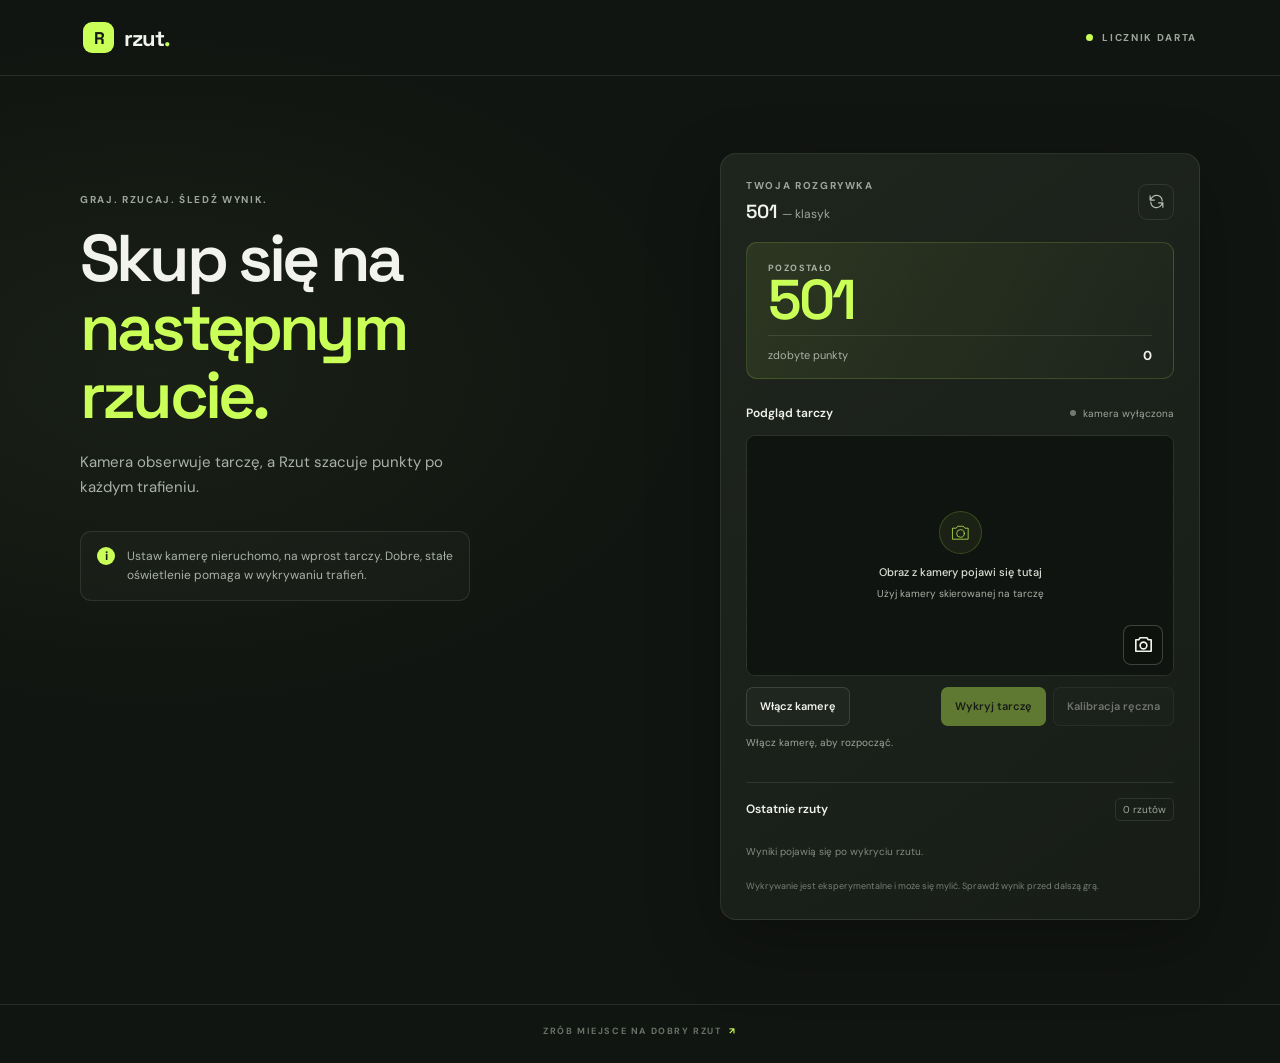
<file: index.html>
<!doctype html>
<html lang="pl">
<head>
  <meta charset="utf-8">
  <meta name="viewport" content="width=device-width, initial-scale=1">
  <meta name="theme-color" content="#111511">
  <title>Rzut — licznik darta</title>
  <link rel="stylesheet" href="style.css">
</head>
<body>
  <header class="topbar">
    <a class="brand" href="#" aria-label="Rzut — strona główna">
      <span class="brand-mark" aria-hidden="true">R</span>
      <span>rzut<span class="brand-dot">.</span></span>
    </a>
    <span class="topbar-note"><span class="status-dot"></span> LICZNIK DARTA</span>
  </header>

  <main class="layout">
    <section class="intro">
      <p class="eyebrow">GRAJ. RZUCAJ. ŚLEDŹ WYNIK.</p>
      <h1>Skup się na<br><span>następnym rzucie.</span></h1>
      <p class="intro-copy">Kamera obserwuje tarczę, a Rzut szacuje punkty po każdym trafieniu.</p>
      <div class="camera-note">
        <span class="note-icon" aria-hidden="true">i</span>
        <p>Ustaw kamerę nieruchomo, na wprost tarczy. Dobre, stałe oświetlenie pomaga w wykrywaniu trafień.</p>
      </div>
    </section>

    <section class="game-card" aria-label="Licznik punktów darta">
      <div class="card-heading">
        <div>
          <p class="eyebrow">TWOJA ROZGRYWKA</p>
          <h2>501 <span>— klasyk</span></h2>
        </div>
        <button class="icon-button" id="resetButton" type="button" aria-label="Resetuj wynik" title="Resetuj wynik">
          <svg viewBox="0 0 24 24" aria-hidden="true"><path d="M20 11a8.1 8.1 0 0 0-14.9-4L3 10m0-6v6h6M4 13a8.1 8.1 0 0 0 14.9 4L21 14m0 6v-6h-6"/></svg>
        </button>
      </div>

      <div class="score-panel">
        <div class="score-label">POZOSTAŁO</div>
        <div class="score-value" id="remainingScore">501</div>
        <div class="score-bottom">
          <span>zdobyte punkty</span>
          <strong id="totalScore">0</strong>
        </div>
      </div>

      <div class="camera-section">
        <div class="section-title">
          <h3>Podgląd tarczy</h3>
          <span class="camera-state" id="cameraState"><span class="state-dot"></span> kamera wyłączona</span>
        </div>
        <div class="camera-frame" id="cameraFrame">
          <video id="video" autoplay muted playsinline aria-label="Podgląd z kamery"></video>
          <canvas id="overlay" aria-label="Obszar kalibracji tarczy"></canvas>
          <div class="camera-placeholder" id="cameraPlaceholder">
            <div class="camera-icon" aria-hidden="true">
              <svg viewBox="0 0 48 48"><path d="M8 15h7l3-4h12l3 4h7v23H8z"/><circle cx="24" cy="26" r="8"/></svg>
            </div>
            <strong>Obraz z kamery pojawi się tutaj</strong>
            <span>Użyj kamery skierowanej na tarczę</span>
          </div>
          <div class="camera-badge" id="cameraBadge"><span class="state-dot"></span> LIVE</div>
          <div class="zoom-popover" id="zoomPopover" hidden>
            <label class="zoom-control" for="zoomSlider">
              <span>Zoom</span>
              <output id="zoomValue" for="zoomSlider">1.0×</output>
              <input id="zoomSlider" type="range" min="1" max="3" step="0.1" value="1" aria-label="Powiększenie podglądu kamery">
            </label>
          </div>
          <button class="camera-zoom-button" id="zoomButton" type="button" aria-label="Pokaż ustawienia zoomu" aria-expanded="false" aria-controls="zoomPopover" title="Ustawienia zoomu">
            <svg viewBox="0 0 24 24" aria-hidden="true"><path d="M4 7h3l1.5-2h7L17 7h3v12H4z"/><circle cx="12" cy="13" r="3.5"/></svg>
          </button>
        </div>
        <div class="camera-actions">
          <button class="button button-secondary" id="cameraButton" type="button">Włącz kamerę</button>
          <div class="calibration-actions">
            <button class="button button-primary" id="autoCalibrateButton" type="button" disabled>Wykryj tarczę</button>
            <button class="button button-secondary" id="calibrateButton" type="button" disabled>Kalibracja ręczna</button>
          </div>
        </div>
        <p class="status-message" id="statusMessage" role="status" aria-live="polite">Włącz kamerę, aby rozpocząć.</p>
      </div>

      <div class="history-section">
        <div class="section-title">
          <h3>Ostatnie rzuty</h3>
          <span class="throw-count"><span id="throwCount">0</span> rzutów</span>
        </div>
        <ol class="throw-list" id="throwList">
          <li class="empty-history">Wyniki pojawią się po wykryciu rzutu.</li>
        </ol>
      </div>
      <p class="disclaimer">Wykrywanie jest eksperymentalne i może się mylić. Sprawdź wynik przed dalszą grą.</p>
    </section>
  </main>
  <footer>ZRÓB MIEJSCE NA DOBRY RZUT <span aria-hidden="true">↗</span></footer>

  <script>
    (() => {
      const video = document.querySelector("#video");
      const overlay = document.querySelector("#overlay");
      const ctx = overlay.getContext("2d");
      const processCanvas = document.createElement("canvas");
      const processCtx = processCanvas.getContext("2d", { willReadFrequently: true });
      const cameraButton = document.querySelector("#cameraButton");
      const autoCalibrateButton = document.querySelector("#autoCalibrateButton");
      const calibrateButton = document.querySelector("#calibrateButton");
      const zoomButton = document.querySelector("#zoomButton");
      const zoomPopover = document.querySelector("#zoomPopover");
      const zoomSlider = document.querySelector("#zoomSlider");
      const zoomValue = document.querySelector("#zoomValue");
      const cameraState = document.querySelector("#cameraState");
      const cameraBadge = document.querySelector("#cameraBadge");
      const placeholder = document.querySelector("#cameraPlaceholder");
      const statusMessage = document.querySelector("#statusMessage");
      const throwList = document.querySelector("#throwList");
      const wedges = [20, 1, 18, 4, 13, 6, 10, 15, 2, 17, 3, 19, 7, 16, 8, 11, 14, 9, 12, 5];
      let stream = null;
      let animationFrame = 0;
      let previousFrame = null;
      let baseline = null;
      let board = null;
      let calibrationPoints = [];
      let calibrationStep = -1;
      let stableFrames = 0;
      let candidatePoint = null;
      let candidateStartedAt = 0;
      let candidateMissFrames = 0;
      let editingThrowIndex = -1;
      let statusTimeout = 0;
      let statusExpiresAt = 0;
      let throws = [];
      let totalThrows = 0;
      let total = 0;
      let remaining = 501;

      function updateZoom() {
        const zoom = Number(zoomSlider.value);
        const transform = `scale(${zoom})`;
        video.style.transform = transform;
        overlay.style.transform = transform;
        zoomValue.value = `${zoom.toFixed(1)}×`;
        zoomValue.textContent = zoomValue.value;
      }

      function setStatus(message, kind = "", duration = 0, force = false) {
        if (!force && duration === 0 && performance.now() < statusExpiresAt) return;
        window.clearTimeout(statusTimeout);
        statusMessage.textContent = message;
        statusMessage.className = `status-message${kind ? ` ${kind}` : ""}`;
        statusExpiresAt = duration > 0 ? performance.now() + duration : 0;
        if (duration > 0) {
          const expiresAt = statusExpiresAt;
          statusTimeout = window.setTimeout(() => {
            if (statusExpiresAt !== expiresAt) return;
            statusExpiresAt = 0;
            statusMessage.textContent = "";
            statusMessage.className = "status-message";
          }, duration);
        }
      }

      function setCameraStatus(ready) {
        cameraState.innerHTML = `<span class="state-dot"></span> ${ready ? "kamera aktywna" : "kamera wyłączona"}`;
        cameraBadge.classList.toggle("visible", ready);
        placeholder.classList.toggle("hidden", ready);
        cameraButton.textContent = ready ? "Wyłącz kamerę" : "Włącz kamerę";
      }

      function fitCanvas() {
        if (!video.videoWidth || !video.videoHeight) return;
        overlay.width = video.videoWidth;
        overlay.height = video.videoHeight;
        processCanvas.width = Math.min(640, video.videoWidth);
        processCanvas.height = Math.round(processCanvas.width * video.videoHeight / video.videoWidth);
        previousFrame = null;
        baseline = null;
        drawBoardGuide();
      }

      function drawBoardGuide() {
        ctx.clearRect(0, 0, overlay.width, overlay.height);
        if (board) {
          ctx.save();
          ctx.strokeStyle = "rgba(201, 255, 87, .92)";
          ctx.lineWidth = Math.max(2, overlay.width / 450);
          ctx.setLineDash([8, 7]);
          [1, 0.953, 0.63, 0.582].forEach(factor => {
            ctx.beginPath();
            ctx.ellipse(
              board.x, board.y,
              board.radiusX * factor, board.radiusY * factor,
              0, 0, Math.PI * 2
            );
            ctx.stroke();
          });
          ctx.setLineDash([]);
          for (let boundary = 0; boundary < 20; boundary++) {
            const angle = board.topAngle + (boundary - 0.5) * Math.PI / 10;
            ctx.beginPath();
            ctx.moveTo(
              board.x + Math.sin(angle) * board.radiusX * 0.094,
              board.y - Math.cos(angle) * board.radiusY * 0.094
            );
            ctx.lineTo(
              board.x + Math.sin(angle) * board.radiusX,
              board.y - Math.cos(angle) * board.radiusY
            );
            ctx.stroke();
          }
          const t20Start = board.topAngle - Math.PI / 20;
          const t20End = board.topAngle + Math.PI / 20;
          ctx.fillStyle = "rgba(255, 54, 54, .12)";
          ctx.beginPath();
          ctx.ellipse(
            board.x, board.y,
            board.radiusX * 0.63, board.radiusY * 0.63,
            0, -Math.PI / 2 + t20Start, -Math.PI / 2 + t20End
          );
          ctx.lineTo(
            board.x + Math.sin(t20End) * board.radiusX * 0.582,
            board.y - Math.cos(t20End) * board.radiusY * 0.582
          );
          ctx.ellipse(
            board.x, board.y,
            board.radiusX * 0.582, board.radiusY * 0.582,
            0, -Math.PI / 2 + t20End, -Math.PI / 2 + t20Start, true
          );
          ctx.closePath();
          ctx.fill();

          ctx.strokeStyle = "rgba(255, 70, 70, .95)";
          ctx.lineWidth = Math.max(3, overlay.width / 280);
          for (const angle of [t20Start, t20End]) {
            ctx.beginPath();
            ctx.moveTo(
              board.x + Math.sin(angle) * board.radiusX * 0.582,
              board.y - Math.cos(angle) * board.radiusY * 0.582
            );
            ctx.lineTo(
              board.x + Math.sin(angle) * board.radiusX * 0.63,
              board.y - Math.cos(angle) * board.radiusY * 0.63
            );
            ctx.stroke();
          }
          ctx.beginPath();
          ctx.ellipse(
            board.x, board.y,
            board.radiusX * 0.63, board.radiusY * 0.63,
            0, -Math.PI / 2 + t20Start, -Math.PI / 2 + t20End
          );
          ctx.stroke();
          ctx.beginPath();
          ctx.ellipse(
            board.x, board.y,
            board.radiusX * 0.582, board.radiusY * 0.582,
            0, -Math.PI / 2 + t20Start, -Math.PI / 2 + t20End
          );
          ctx.stroke();

          ctx.strokeStyle = "rgba(255, 255, 255, .7)";
          ctx.lineWidth = Math.max(1.5, overlay.width / 600);
          ctx.setLineDash([6, 6]);
          ctx.beginPath();
          ctx.ellipse(
            board.x, board.y,
            board.radiusX * 0.094, board.radiusY * 0.094,
            0, 0, Math.PI * 2
          );
          ctx.stroke();
          ctx.setLineDash([]);
          ctx.beginPath();
          ctx.ellipse(
            board.x, board.y,
            board.radiusX * 0.037, board.radiusY * 0.037,
            0, 0, Math.PI * 2
          );
          ctx.stroke();
          ctx.restore();
        }

        calibrationPoints.forEach((point, index) => {
          ctx.beginPath();
          ctx.fillStyle = "#c9ff57";
          ctx.strokeStyle = "#111511";
          ctx.lineWidth = Math.max(2, overlay.width / 500);
          ctx.arc(point.x, point.y, Math.max(7, overlay.width / 100), 0, Math.PI * 2);
          ctx.fill();
          ctx.stroke();
          ctx.fillStyle = "#111511";
          ctx.font = `700 ${Math.max(9, overlay.width / 75)}px sans-serif`;
          ctx.textAlign = "center";
          ctx.textBaseline = "middle";
          ctx.fillText(String(index + 1), point.x, point.y);
        });

      }

      function sourcePoint(event) {
        const rect = overlay.getBoundingClientRect();
        const scale = Math.min(rect.width / overlay.width, rect.height / overlay.height);
        const drawnWidth = overlay.width * scale;
        const drawnHeight = overlay.height * scale;
        const offsetX = (rect.width - drawnWidth) / 2;
        const offsetY = (rect.height - drawnHeight) / 2;
        return {
          x: (event.clientX - rect.left - offsetX) / scale,
          y: (event.clientY - rect.top - offsetY) / scale
        };
      }

      overlay.addEventListener("click", event => {
        const point = sourcePoint(event);
        if (point.x < 0 || point.y < 0 || point.x > overlay.width || point.y > overlay.height) return;
        if (calibrationStep < 0) return;
        calibrationPoints.push(point);
        calibrationStep++;

        if (calibrationStep === 1) {
          drawBoardGuide();
          setStatus("2/4: kliknij środek pola T20 (Potrójnego 20).");
        } else if (calibrationStep === 2) {
          drawBoardGuide();
          setStatus("3/4: kliknij lewą zewnętrzną krawędź tarczy.");
        } else if (calibrationStep === 3) {
          drawBoardGuide();
          setStatus("4/4: kliknij prawą zewnętrzną krawędź tarczy.");
        } else {
          const [center, t20, leftEdge, rightEdge] = calibrationPoints;
          const radiusX = Math.abs(rightEdge.x - leftEdge.x) / 2;
          const distanceT20 = Math.hypot(t20.x - center.x, t20.y - center.y);
          const radiusY = distanceT20 / 0.606;
          const minRadius = Math.max(4, Math.min(10, Math.min(overlay.width, overlay.height) * 0.005));

          if (radiusX < minRadius || radiusY < minRadius) {
            calibrationPoints = [];
            calibrationStep = 0;
            drawBoardGuide();
            setStatus("Punkty są zbyt blisko. Kliknij ponownie środek i krawędzie tarczy dalej od niego.", "error");
            return;
          }

          board = {
            x: center.x,
            y: center.y,
            radius: Math.max(radiusX, radiusY),
            radiusX,
            radiusY,
            topAngle: Math.atan2(t20.x - center.x, center.y - t20.y)
          };
          calibrationStep = -1;
          calibrationPoints = [];
          fitCanvas();
          captureBaseline();
          setStatus("Gotowe. Tarcza jest dopasowana do szerokości i wysokości obrazu.", "success", 2000);
        }
      });

      function beginCalibration() {
        if (!stream) return;
        board = null;
        calibrationPoints = [];
        calibrationStep = 0;
        drawBoardGuide();
        setStatus("1/4: kliknij środek tarczy w podglądzie.", "", 0, true);
      }

      function captureBaseline() {
        if (!stream || !board) return;
        processCtx.drawImage(video, 0, 0, processCanvas.width, processCanvas.height);
        baseline = processCtx.getImageData(0, 0, processCanvas.width, processCanvas.height);
        previousFrame = baseline;
        stableFrames = 0;
        candidatePoint = null;
        candidateStartedAt = 0;
        candidateMissFrames = 0;
      }

      function detectBoardCircle() {
        const width = processCanvas.width;
        const height = processCanvas.height;
        if (!width || !height || video.readyState < 2) return null;

        processCtx.drawImage(video, 0, 0, width, height);
        const { data } = processCtx.getImageData(0, 0, width, height);
        const gray = new Uint8Array(width * height);
        const edges = new Uint8Array(width * height);
        for (let i = 0, p = 0; i < gray.length; i++, p += 4) {
          gray[i] = Math.round(data[p] * 0.299 + data[p + 1] * 0.587 + data[p + 2] * 0.114);
        }
        for (let y = 1; y < height - 1; y++) {
          for (let x = 1; x < width - 1; x++) {
            const i = y * width + x;
            const gx = -gray[i - width - 1] + gray[i - width + 1]
              - 2 * gray[i - 1] + 2 * gray[i + 1]
              - gray[i + width - 1] + gray[i + width + 1];
            const gy = -gray[i - width - 1] - 2 * gray[i - width] - gray[i - width + 1]
              + gray[i + width - 1] + 2 * gray[i + width] + gray[i + width + 1];
            edges[i] = Math.min(255, Math.hypot(gx, gy) / 4);
          }
        }

        const minDimension = Math.min(width, height);
        const minRadius = minDimension * 0.18;
        const maxRadius = minDimension * 0.62;
        const radii = [];
        for (let radius = minRadius; radius <= maxRadius; radius += Math.max(3, minDimension * 0.018)) {
          radii.push(radius);
        }
        const ringFactors = [1, 0.94, 0.63, 0.1, 0.094, 0.037];
        const ringWeights = [0.34, 0.2, 0.18, 0.08, 0.12, 0.08];
        const angleCount = 32;
        let best = null;
        const centerStep = Math.max(4, Math.round(minDimension / 44));

        function edgeAt(x, y) {
          if (x < 1 || x >= width - 1 || y < 1 || y >= height - 1) return 0;
          const index = y * width + x;
          return Math.max(
            edges[index],
            edges[index - width],
            edges[index + width],
            edges[index - 1],
            edges[index + 1]
          );
        }

        function alternatingRingScore(cx, cy, radiusX, radiusY) {
          let bestScore = -Infinity;
          for (let phase = -Math.PI / 20; phase <= Math.PI / 20; phase += Math.PI / 40) {
            let score = 0;
            let samples = 0;
            for (let sector = 0; sector < 20; sector++) {
              const angle = phase + sector * Math.PI / 10;
              const x = Math.round(cx + Math.sin(angle) * radiusX * 0.976);
              const y = Math.round(cy - Math.cos(angle) * radiusY * 0.976);
              if (x < 0 || x >= width || y < 0 || y >= height) continue;
              const pixel = (y * width + x) * 4;
              const red = data[pixel];
              const green = data[pixel + 1];
              const blue = data[pixel + 2];
              const colorSignal = (red - green) / (red + green + blue + 1);
              score += (sector % 2 === 0 ? 1 : -1) * colorSignal;
              samples++;
            }
            if (samples) bestScore = Math.max(bestScore, score / samples);
          }
          return bestScore;
        }

        function scoreCircle(cx, cy, radius) {
          let score = 0;
          for (let ring = 0; ring < ringFactors.length; ring++) {
            const ringRadius = radius * ringFactors[ring];
            let ringScore = 0;
            let visibleSamples = 0;
            for (let angleIndex = 0; angleIndex < angleCount; angleIndex++) {
              const angle = angleIndex * Math.PI * 2 / angleCount;
              const x = Math.round(cx + Math.cos(angle) * ringRadius);
              const y = Math.round(cy + Math.sin(angle) * ringRadius);
              if (x < 2 || x >= width - 2 || y < 2 || y >= height - 2) continue;
              ringScore += edgeAt(x, y);
              visibleSamples++;
            }
            if (ring === 0 && visibleSamples / angleCount < 0.48) return -Infinity;
            if (visibleSamples) score += ringScore / visibleSamples * ringWeights[ring];
          }

          let coloredSamples = 0;
          let colorCount = 0;
          for (const factor of [0.09, 0.6, 0.615, 0.94, 0.97]) {
            for (let angleIndex = 0; angleIndex < 20; angleIndex++) {
              const angle = angleIndex * Math.PI * 2 / 20;
              const x = Math.round(cx + Math.cos(angle) * radius * factor);
              const y = Math.round(cy + Math.sin(angle) * radius * factor);
              if (x < 0 || x >= width || y < 0 || y >= height) continue;
              const pixel = (y * width + x) * 4;
              const red = data[pixel];
              const green = data[pixel + 1];
              const blue = data[pixel + 2];
              if ((red > green * 1.35 && red > blue * 1.25 && red > 70)
                || (green > red * 1.25 && green > blue * 1.12 && green > 65)) {
                colorCount++;
              }
              coloredSamples++;
            }
          }
          const patternScore = alternatingRingScore(cx, cy, radius, radius);
          return score + (coloredSamples ? colorCount / coloredSamples * 10 : 0)
            + Math.max(0, patternScore) * 35;
        }

        for (const radius of radii) {
          for (let cy = 0; cy < height; cy += centerStep) {
            for (let cx = 0; cx < width; cx += centerStep) {
              const score = scoreCircle(cx, cy, radius);
              if (!best || score > best.score) best = { x: cx, y: cy, radius, score };
            }
          }
        }

        if (!best || best.score < 9) return null;

        const refineStep = Math.max(1, Math.round(centerStep / 3));
        let refined = best;
        for (let radius = Math.max(minRadius, best.radius - centerStep);
          radius <= Math.min(maxRadius, best.radius + centerStep);
          radius += refineStep) {
          for (let cy = Math.max(0, best.y - centerStep); cy < Math.min(height, best.y + centerStep); cy += refineStep) {
            for (let cx = Math.max(0, best.x - centerStep); cx < Math.min(width, best.x + centerStep); cx += refineStep) {
              const score = scoreCircle(cx, cy, radius);
              if (score > refined.score) refined = { x: cx, y: cy, radius, score };
            }
          }
        }

        function scoreEllipse(cx, cy, radiusX, radiusY) {
          let score = 0;
          for (let ring = 0; ring < ringFactors.length; ring++) {
            const ringRadiusX = radiusX * ringFactors[ring];
            const ringRadiusY = radiusY * ringFactors[ring];
            let ringScore = 0;
            let visibleSamples = 0;
            for (let angleIndex = 0; angleIndex < angleCount; angleIndex++) {
              const angle = angleIndex * Math.PI * 2 / angleCount;
              const x = Math.round(cx + Math.cos(angle) * ringRadiusX);
              const y = Math.round(cy + Math.sin(angle) * ringRadiusY);
              if (x < 2 || x >= width - 2 || y < 2 || y >= height - 2) continue;
              ringScore += edgeAt(x, y);
              visibleSamples++;
            }
            if (ring === 0 && visibleSamples / angleCount < 0.48) return -Infinity;
            if (visibleSamples) score += ringScore / visibleSamples * ringWeights[ring];
          }

          let colorCount = 0;
          let coloredSamples = 0;
          for (const factor of [0.09, 0.6, 0.615, 0.94, 0.97]) {
            for (let angleIndex = 0; angleIndex < 20; angleIndex++) {
              const angle = angleIndex * Math.PI * 2 / 20;
              const x = Math.round(cx + Math.cos(angle) * radiusX * factor);
              const y = Math.round(cy + Math.sin(angle) * radiusY * factor);
              if (x < 0 || x >= width || y < 0 || y >= height) continue;
              const pixel = (y * width + x) * 4;
              const red = data[pixel];
              const green = data[pixel + 1];
              const blue = data[pixel + 2];
              if ((red > green * 1.35 && red > blue * 1.25 && red > 70)
                || (green > red * 1.25 && green > blue * 1.12 && green > 65)) {
                colorCount++;
              }
              coloredSamples++;
            }
          }
          const patternScore = alternatingRingScore(cx, cy, radiusX, radiusY);
          return score + (coloredSamples ? colorCount / coloredSamples * 10 : 0)
            + Math.max(0, patternScore) * 35;
        }

        const shapeStep = Math.max(1, Math.round(centerStep / 3));
        let ellipse = {
          x: refined.x,
          y: refined.y,
          radiusX: refined.radius,
          radiusY: refined.radius,
          score: scoreEllipse(refined.x, refined.y, refined.radius, refined.radius)
        };
        for (let ratioX = 0.7; ratioX <= 1.301; ratioX += 0.03) {
          for (let ratioY = 0.7; ratioY <= 1.301; ratioY += 0.03) {
            const radiusX = refined.radius * ratioX;
            const radiusY = refined.radius * ratioY;
            for (let cy = Math.max(0, refined.y - centerStep);
              cy < Math.min(height, refined.y + centerStep);
              cy += shapeStep) {
              for (let cx = Math.max(0, refined.x - centerStep);
                cx < Math.min(width, refined.x + centerStep);
                cx += shapeStep) {
                const score = scoreEllipse(cx, cy, radiusX, radiusY);
                if (score > ellipse.score) ellipse = { x: cx, y: cy, radiusX, radiusY, score };
              }
            }
          }
        }

        function colorSignal(cx, cy, radiusX, radiusY, angle) {
          let signal = 0;
          let samples = 0;
          for (const radialFactor of [0.962, 0.976, 0.99]) {
            for (const angleOffset of [-0.08, 0, 0.08]) {
              const sampleAngle = angle + angleOffset * Math.PI / 10;
              const x = Math.round(cx + Math.sin(sampleAngle) * radiusX * radialFactor);
              const y = Math.round(cy - Math.cos(sampleAngle) * radiusY * radialFactor);
              const pixel = (y * width + x) * 4;
              const red = data[pixel];
              const green = data[pixel + 1];
              const blue = data[pixel + 2];
              signal += (red - green) / (red + green + blue + 1);
              samples++;
            }
          }
          return signal / samples;
        }

        let bestAngle = 0;
        let bestColorScore = -Infinity;
        for (let angle = -Math.PI / 20; angle <= Math.PI / 20; angle += Math.PI / 720) {
          let colorScore = 0;
          for (let sector = 0; sector < 20; sector++) {
            const sectorAngle = angle + sector * Math.PI / 10;
            const expectedColor = sector % 2 === 0 ? 1 : -1;
            colorScore += expectedColor * colorSignal(ellipse.x, ellipse.y, ellipse.radiusX, ellipse.radiusY, sectorAngle);
          }
          if (colorScore > bestColorScore) {
            bestColorScore = colorScore;
            bestAngle = angle;
          }
        }
        if (bestColorScore / 20 < 0.08) return null;
        return {
          ...ellipse,
          radius: Math.sqrt(ellipse.radiusX * ellipse.radiusY),
          topAngle: bestAngle,
          colorConfidence: bestColorScore / 20
        };
      }

      function autoCalibrate() {
        if (!stream || video.readyState < 2) {
          setStatus("Poczekaj, aż pojawi się obraz z kamery.", "error", 0, true);
          return;
        }
        autoCalibrateButton.disabled = true;
        calibrateButton.disabled = true;
        setStatus("Szukam okrągłej tarczy i jej pierścieni w obrazie…", "", 0, true);
        requestAnimationFrame(() => {
          try {
            const found = detectBoardCircle();
            if (!found) {
              setStatus("Nie udało się pewnie znaleźć tarczy. Ustaw ją większą i wyraźniej w kadrze albo użyj kalibracji ręcznej.", "error", 2000);
              return;
            }
            const scaleX = overlay.width / processCanvas.width;
            const scaleY = overlay.height / processCanvas.height;
            board = {
              x: found.x * scaleX,
              y: found.y * scaleY,
              radius: found.radius * scaleX,
              radiusX: found.radiusX * scaleX,
              radiusY: found.radiusY * scaleY,
              topAngle: found.topAngle
            };
            calibrationPoints = [];
            calibrationStep = -1;
            drawBoardGuide();
            captureBaseline();
            setStatus("Tarcza i jej obrót wykryte z układu czerwonych oraz zielonych pól. Automatyczna kalibracja gotowa.", "success", 2000);
          } catch (error) {
            console.error("Automatyczna kalibracja tarczy nie powiodła się.", error);
            setStatus("Wystąpił błąd podczas analizy obrazu. Spróbuj kalibracji ręcznej.", "error");
          } finally {
            autoCalibrateButton.disabled = !stream;
            calibrateButton.disabled = !stream;
          }
        });
      }

      function getBoardPoint(x, y) {
        const scaleX = processCanvas.width / overlay.width;
        const scaleY = processCanvas.height / overlay.height;
        const cx = board.x * scaleX;
        const cy = board.y * scaleY;
        const radiusX = board.radiusX * scaleX;
        const radiusY = board.radiusY * scaleY;
        const dx = x - cx;
        const dy = y - cy;
        const normalizedX = dx / radiusX;
        const normalizedY = dy / radiusY;
        return {
          cx, cy, radius: Math.min(radiusX, radiusY), radiusX, radiusY, dx, dy,
          distance: Math.hypot(normalizedX, normalizedY)
        };
      }

      function analyze(current, previous) {
        if (!baseline || !board) return null;
        const w = processCanvas.width;
        const h = processCanvas.height;
        const pixels = current.data;
        const base = baseline.data;
        const prev = previous.data;
        const mask = new Uint8Array(w * h);
        const scaleX = w / overlay.width;
        const scaleY = h / overlay.height;
        const cx = board.x * scaleX;
        const cy = board.y * scaleY;
        const radiusX = board.radiusX * scaleX;
        const radiusY = board.radiusY * scaleY;
        const radius = Math.min(radiusX, radiusY);
        const minX = Math.max(0, Math.floor(cx - radiusX));
        const maxX = Math.min(w - 1, Math.ceil(cx + radiusX));
        const minY = Math.max(0, Math.floor(cy - radiusY));
        const maxY = Math.min(h - 1, Math.ceil(cy + radiusY));
        let changed = 0;
        let moving = 0;

        for (let y = minY; y <= maxY; y++) {
          for (let x = minX; x <= maxX; x++) {
            const dx = x - cx;
            const dy = y - cy;
            if ((dx / radiusX) ** 2 + (dy / radiusY) ** 2 > 1) continue;
            const i = (y * w + x) * 4;
            const diffBase = Math.max(
              Math.abs(pixels[i] - base[i]),
              Math.abs(pixels[i + 1] - base[i + 1]),
              Math.abs(pixels[i + 2] - base[i + 2])
            );
            if (diffBase > 24) {
              mask[y * w + x] = 1;
              changed++;
            }
            const diffPrev = Math.max(
              Math.abs(pixels[i] - prev[i]),
              Math.abs(pixels[i + 1] - prev[i + 1]),
              Math.abs(pixels[i + 2] - prev[i + 2])
            );
            if (diffPrev > 24) moving++;
          }
        }

        const visited = new Uint8Array(w * h);
        const queue = new Int32Array(w * h);
        let best = null;
        const maxArea = Math.max(50, Math.PI * radiusX * radiusY * 0.1);
        for (let start = 0; start < mask.length; start++) {
          if (!mask[start] || visited[start]) continue;
          let head = 0;
          let tail = 0;
          let tipX = 0;
          let tipY = 0;
          let tipDistance = Infinity;
          queue[tail++] = start;
          visited[start] = 1;
          while (head < tail) {
            const index = queue[head++];
            const x = index % w;
            const y = Math.floor(index / w);
            const distanceToCenter = ((x - cx) / radiusX) ** 2 + ((y - cy) / radiusY) ** 2;
            if (distanceToCenter < tipDistance) {
              tipDistance = distanceToCenter;
              tipX = x;
              tipY = y;
            }
            for (let oy = -1; oy <= 1; oy++) {
              for (let ox = -1; ox <= 1; ox++) {
                if (!ox && !oy) continue;
                const nx = x + ox;
                const ny = y + oy;
                if (nx < minX || nx > maxX || ny < minY || ny > maxY) continue;
                const next = ny * w + nx;
                if (mask[next] && !visited[next]) {
                  visited[next] = 1;
                  queue[tail++] = next;
                }
              }
            }
          }
          if (tail >= 3 && tail <= maxArea && (!best || tail > best.area)) {
            best = { area: tail, x: tipX, y: tipY };
          }
        }
        return { changed, moving, best, radius };
      }

      function estimateScore(point) {
        const normalizedX = (point.x - board.x) / board.radiusX;
        const normalizedY = (point.y - board.y) / board.radiusY;
        const factor = Math.hypot(normalizedX, normalizedY);
        const angle = Math.atan2(normalizedX, -normalizedY);
        const relative = (angle - board.topAngle + Math.PI * 2) % (Math.PI * 2);
        const segment = wedges[Math.floor((relative + Math.PI / 20) / (Math.PI / 10)) % 20];
        if (factor <= 0.037) return { score: 50, label: "BULL 50", segment };
        if (factor <= 0.094) return { score: 25, label: "BULL 25", segment };
        if (factor >= 0.953 && factor <= 1) return { score: segment * 2, label: `D${segment}`, segment };
        if (factor >= 0.582 && factor <= 0.63) return { score: segment * 3, label: `T${segment}`, segment };
        if (factor > 1) return { score: 0, label: "MISS", segment };
        return { score: segment, label: String(segment), segment };
      }

      function recordThrow(result) {
        throws.unshift({ ...result, time: new Date() });
        if (throws.length > 12) throws.pop();
        totalThrows++;
        total += result.score;
        remaining = Math.max(0, remaining - result.score);
        document.querySelector("#totalScore").textContent = total;
        document.querySelector("#remainingScore").textContent = remaining;
        document.querySelector("#throwCount").textContent = totalThrows;
        renderThrows();
      }

      function renderThrows() {
        throwList.replaceChildren();
        if (!throws.length) {
          const empty = document.createElement("li");
          empty.className = "empty-history";
          empty.textContent = "Wyniki pojawią się po wykryciu rzutu.";
          throwList.append(empty);
          return;
        }
        throws.forEach((item, index) => {
          const li = document.createElement("li");
          li.className = "throw-item";
          const number = document.createElement("span");
          number.className = "throw-number";
          number.textContent = String(throws.length - index).padStart(2, "0");
          const name = document.createElement("span");
          name.className = "throw-name";
          name.textContent = item.label;
          const time = document.createElement("time");
          time.className = "throw-time";
          time.textContent = item.time.toLocaleTimeString("pl-PL", { hour: "2-digit", minute: "2-digit" });
          if (editingThrowIndex === index) {
            const form = document.createElement("form");
            form.className = "inline-score-edit";
            const input = document.createElement("input");
            input.type = "number";
            input.min = "0";
            input.max = "60";
            input.step = "1";
            input.value = String(item.score);
            input.setAttribute("aria-label", "Nowy wynik rzutu");
            form.append(input);

            form.addEventListener("submit", event => {
              event.preventDefault();
              const newScore = Number(input.value);
              if (!Number.isInteger(newScore) || newScore < 0 || newScore > 60) {
                input.setCustomValidity("Wpisz wynik od 0 do 60.");
                input.reportValidity();
                return;
              }
              const oldScore = item.score;
              item.score = newScore;
              item.label = "Ręcznie";
              total += newScore - oldScore;
              remaining = Math.max(0, 501 - total);
              editingThrowIndex = -1;
              document.querySelector("#totalScore").textContent = total;
              document.querySelector("#remainingScore").textContent = remaining;
              renderThrows();
              setStatus(`Zmodyfikowano wynik rzutu na ${newScore} pkt.`, "success");
            });

            li.append(number, name, time, form);
          } else {
            const score = document.createElement("button");
            score.type = "button";
            score.className = "throw-score";
            score.textContent = `+${item.score}`;
            score.title = "Kliknij, aby zmienić wynik";
            score.setAttribute("aria-label", `Zmień wynik rzutu ${item.label}, obecnie ${item.score} punktów`);
            score.addEventListener("click", () => {
              editingThrowIndex = index;
              renderThrows();
              const input = throwList.querySelector(".inline-score-edit input");
              if (input) {
                input.focus();
                input.select();
              }
            });
            li.append(number, name, time, score);
          }
          throwList.append(li);
        });
      }

      function tick() {
        if (!stream) return;
        animationFrame = requestAnimationFrame(tick);
        if (video.readyState < 2 || !processCanvas.width || !processCanvas.height) return;
        processCtx.drawImage(video, 0, 0, processCanvas.width, processCanvas.height);
        const current = processCtx.getImageData(0, 0, processCanvas.width, processCanvas.height);
        if (baseline && board && previousFrame) {
          const found = analyze(current, previousFrame);
          const boardArea = Math.PI * found.radius * found.radius;
          const enoughChange = Boolean(found.best);
          const mostlyStill = found.moving < Math.max(100, boardArea * 0.08);
          if (enoughChange && mostlyStill) {
            candidateMissFrames = 0;
            if (!candidatePoint) {
              candidatePoint = { x: found.best.x, y: found.best.y };
              stableFrames = 1;
              candidateStartedAt = performance.now();
              setStatus("Wykryto możliwe trafienie. Sprawdzam pozycję przez 2 sekundy…");
            } else {
              const distance = Math.hypot(found.best.x - candidatePoint.x, found.best.y - candidatePoint.y);
              if (distance > found.radius * 0.35) {
                candidatePoint = { x: found.best.x, y: found.best.y };
                stableFrames = 1;
                candidateStartedAt = performance.now();
                setStatus("Pozycja trafienia się zmieniła. Sprawdzam ją przez 2 sekundy…");
              } else {
                candidatePoint.x = candidatePoint.x * 0.8 + found.best.x * 0.2;
                candidatePoint.y = candidatePoint.y * 0.8 + found.best.y * 0.2;
                stableFrames++;
              }
            }
          } else if (candidatePoint && !found.best && candidateMissFrames < 8) {
            candidateMissFrames++;
          } else {
            stableFrames = 0;
            candidatePoint = null;
            candidateStartedAt = 0;
            candidateMissFrames = 0;
          }
          if (candidatePoint && stableFrames >= 5
            && performance.now() - candidateStartedAt >= 2000) {
            const hit = estimateScore({
              x: candidatePoint.x * overlay.width / processCanvas.width,
              y: candidatePoint.y * overlay.height / processCanvas.height
            });
            recordThrow(hit);
            baseline = current;
            stableFrames = 0;
            candidatePoint = null;
            candidateStartedAt = 0;
            candidateMissFrames = 0;
            setStatus(`Automatycznie naliczono: ${hit.label} · ${hit.score} pkt. Jeśli trzeba, popraw ostatni wynik poniżej.`, "success");
          }
        }
        previousFrame = current;
      }

      cameraButton.addEventListener("click", async () => {
        if (stream) {
          cancelAnimationFrame(animationFrame);
          stream.getTracks().forEach(track => track.stop());
          stream = null;
          video.srcObject = null;
          board = null;
          baseline = null;
          calibrationStep = -1;
          drawBoardGuide();
          setCameraStatus(false);
          autoCalibrateButton.disabled = true;
          calibrateButton.disabled = true;
          setStatus("Włącz kamerę, aby rozpocząć.", "", 0, true);
          return;
        }
        if (!navigator.mediaDevices?.getUserMedia) {
          setStatus("Ta przeglądarka nie udostępnia kamery. Otwórz stronę przez HTTPS lub localhost.", "error", 0, true);
          return;
        }
        try {
          stream = await navigator.mediaDevices.getUserMedia({ video: { facingMode: "environment" }, audio: false });
          video.srcObject = stream;
          await video.play();
          fitCanvas();
          setCameraStatus(true);
          autoCalibrateButton.disabled = false;
          calibrateButton.disabled = false;
          setStatus("Ustaw tarczę wyraźnie w kadrze i wybierz „Wykryj tarczę”.", "", 0, true);
          animationFrame = requestAnimationFrame(tick);
        } catch (error) {
          stream = null;
          setStatus(error.name === "NotAllowedError"
            ? "Brak zgody na dostęp do kamery. Zezwól przeglądarce na jej użycie."
            : "Nie udało się uruchomić kamery. Sprawdź, czy jest podłączona i dostępna.", "error", 0, true);
        }
      });

      autoCalibrateButton.addEventListener("click", autoCalibrate);
      calibrateButton.addEventListener("click", beginCalibration);
      throwList.addEventListener("keydown", event => {
        if (event.key === "Escape" && editingThrowIndex >= 0) {
          editingThrowIndex = -1;
          renderThrows();
        }
      });
      zoomButton.addEventListener("click", () => {
        const isOpen = zoomButton.getAttribute("aria-expanded") !== "true";
        zoomButton.setAttribute("aria-expanded", String(isOpen));
        zoomButton.setAttribute("aria-label", isOpen ? "Ukryj ustawienia zoomu" : "Pokaż ustawienia zoomu");
        zoomPopover.hidden = !isOpen;
      });
      zoomSlider.addEventListener("input", updateZoom);
      document.querySelector("#resetButton").addEventListener("click", () => {
        throws = [];
        totalThrows = 0;
        total = 0;
        remaining = 501;
        editingThrowIndex = -1;
        document.querySelector("#totalScore").textContent = "0";
        document.querySelector("#remainingScore").textContent = "501";
        document.querySelector("#throwCount").textContent = "0";
        renderThrows();
        if (board) captureBaseline();
        setStatus(board ? "Wynik wyzerowany. Rzuć następną lotkę." : "Wynik wyzerowany. Włącz i skalibruj kamerę.", "", 0, true);
      });

      window.addEventListener("resize", drawBoardGuide);
      video.addEventListener("loadedmetadata", fitCanvas);
      updateZoom();
    })();
  </script>
</body>
</html>
</file>
<file: style.css>
@import url("https://fonts.googleapis.com/css2?family=DM+Sans:wght@400;500;600;700&family=Space+Grotesk:wght@400;500;600;700&display=swap");

:root {
  color-scheme: dark;
  --background: #111511;
  --surface: #191e19;
  --surface-light: #202720;
  --text: #f2f3ec;
  --muted: #9da69b;
  --lime: #c9ff57;
  --line: rgba(235, 242, 229, .1);
  font-family: "DM Sans", sans-serif;
}

* {
  box-sizing: border-box;
}

body {
  min-width: 320px;
  min-height: 100vh;
  margin: 0;
  color: var(--text);
  background:
    radial-gradient(ellipse at 12% 35%, rgba(84, 111, 58, .12), transparent 34rem),
    var(--background);
}

button {
  font: inherit;
}

.topbar {
  height: 76px;
  padding: 0 max(6.5vw, 24px);
  display: flex;
  align-items: center;
  justify-content: space-between;
  border-bottom: 1px solid var(--line);
}

.brand {
  display: inline-flex;
  align-items: center;
  gap: 10px;
  color: var(--text);
  font: 700 22px "Space Grotesk", sans-serif;
  letter-spacing: -1px;
  text-decoration: none;
}

.brand-mark {
  width: 31px;
  height: 31px;
  display: grid;
  place-items: center;
  color: #141811;
  background: var(--lime);
  border-radius: 9px;
  font-size: 17px;
  letter-spacing: -1px;
}

.brand-dot {
  color: var(--lime);
}

.topbar-note,
.eyebrow {
  color: var(--muted);
  font-size: 10px;
  font-weight: 700;
  letter-spacing: 1.65px;
}

.topbar-note {
  display: flex;
  align-items: center;
  gap: 9px;
}

.status-dot,
.state-dot {
  width: 7px;
  height: 7px;
  display: inline-block;
  flex: 0 0 auto;
  background: var(--lime);
  border-radius: 50%;
}

.layout {
  width: min(1120px, calc(100% - 48px));
  margin: 0 auto;
  padding: 77px 0 84px;
  display: grid;
  grid-template-columns: minmax(0, 1fr) minmax(390px, 480px);
  align-items: start;
  gap: clamp(44px, 9vw, 125px);
}

.intro {
  padding-top: 40px;
}

.eyebrow {
  margin: 0 0 18px;
}

h1,
h2,
h3,
p {
  margin-top: 0;
}

h1 {
  margin-bottom: 20px;
  font: 600 clamp(45px, 5.3vw, 66px)/1.04 "Space Grotesk", sans-serif;
  letter-spacing: -3.8px;
}

h1 span {
  color: var(--lime);
}

.intro-copy {
  max-width: 390px;
  margin-bottom: 30px;
  color: #aab1a6;
  font-size: 15px;
  line-height: 1.7;
}

.camera-note {
  max-width: 390px;
  padding: 15px 16px;
  display: flex;
  align-items: flex-start;
  gap: 12px;
  border: 1px solid var(--line);
  border-radius: 11px;
  background: rgba(255, 255, 255, .025);
}

.note-icon {
  width: 18px;
  height: 18px;
  display: grid;
  flex: 0 0 auto;
  place-items: center;
  color: #151a13;
  background: var(--lime);
  border-radius: 50%;
  font-size: 12px;
  font-weight: 700;
}

.camera-note p {
  margin: 0;
  color: #aab1a6;
  font-size: 12px;
  line-height: 1.6;
}

.game-card {
  padding: 25px;
  border: 1px solid rgba(238, 245, 232, .09);
  border-radius: 16px;
  background: linear-gradient(145deg, rgba(31, 38, 30, .98), rgba(24, 29, 24, .98));
  box-shadow: 0 24px 70px rgba(0, 0, 0, .28);
}

.card-heading,
.section-title,
.score-bottom,
.camera-actions {
  display: flex;
  align-items: center;
  justify-content: space-between;
}

.card-heading {
  margin-bottom: 18px;
}

.card-heading .eyebrow {
  margin-bottom: 7px;
}

h2 {
  margin: 0;
  font: 600 19px "Space Grotesk", sans-serif;
}

h2 span {
  color: var(--muted);
  font: 400 12px "DM Sans", sans-serif;
}

.icon-button {
  width: 36px;
  height: 36px;
  display: grid;
  place-items: center;
  color: #b7c0b4;
  border: 1px solid var(--line);
  border-radius: 9px;
  background: transparent;
  cursor: pointer;
  transition: color .18s, border-color .18s, background .18s;
}

.icon-button:hover {
  color: var(--lime);
  border-color: rgba(201, 255, 87, .4);
  background: rgba(201, 255, 87, .06);
}

.icon-button svg {
  width: 17px;
  fill: none;
  stroke: currentColor;
  stroke-linecap: round;
  stroke-linejoin: round;
  stroke-width: 1.7;
}

.score-panel {
  margin-bottom: 24px;
  padding: 19px 21px 14px;
  border: 1px solid rgba(201, 255, 87, .16);
  border-radius: 11px;
  background: linear-gradient(115deg, rgba(201, 255, 87, .085), rgba(201, 255, 87, .015));
}

.score-label {
  color: #aab1a6;
  font-size: 9px;
  font-weight: 700;
  letter-spacing: 1.4px;
}

.score-value {
  margin: -1px 0 7px;
  color: var(--lime);
  font: 600 56px/.98 "Space Grotesk", sans-serif;
  letter-spacing: -3px;
}

.score-bottom {
  padding-top: 11px;
  border-top: 1px solid rgba(239, 247, 232, .1);
  color: #aab1a6;
  font-size: 11px;
}

.score-bottom strong {
  color: var(--text);
  font-size: 13px;
}

.section-title {
  min-height: 21px;
  margin-bottom: 11px;
}

.section-title h3 {
  margin: 0;
  font-size: 12px;
  font-weight: 600;
}

.camera-state,
.throw-count {
  color: var(--muted);
  font-size: 10px;
}

.camera-state {
  display: flex;
  align-items: center;
  gap: 7px;
}

.camera-state .state-dot {
  width: 6px;
  height: 6px;
  background: #717a70;
}

.camera-state:has(+ *) {
  white-space: nowrap;
}

.camera-frame {
  position: relative;
  width: 100%;
  aspect-ratio: 16 / 9;
  overflow: hidden;
  border: 1px solid rgba(255, 255, 255, .12);
  border-radius: 9px;
  background:
    linear-gradient(135deg, rgba(255, 255, 255, .025) 25%, transparent 25%) 0 0 / 16px 16px,
    linear-gradient(225deg, rgba(255, 255, 255, .025) 25%, transparent 25%) 0 0 / 16px 16px,
    #101410;
}

.camera-frame video,
.camera-frame canvas {
  position: absolute;
  inset: 0;
  width: 100%;
  height: 100%;
  object-fit: contain;
}

.camera-frame video {
  background: #101410;
}

.camera-frame canvas {
  z-index: 1;
  cursor: crosshair;
}

.camera-frame video,
.camera-frame canvas {
  transform-origin: center;
  transition: transform .12s ease-out;
}

.camera-placeholder {
  position: absolute;
  z-index: 2;
  inset: 0;
  display: flex;
  flex-direction: column;
  align-items: center;
  justify-content: center;
  gap: 8px;
  color: #aab1a6;
  pointer-events: none;
}

.camera-placeholder.hidden {
  display: none;
}

.camera-placeholder strong {
  color: #dce2d7;
  font-size: 11px;
  font-weight: 500;
}

.camera-placeholder > span {
  font-size: 10px;
}

.camera-icon {
  width: 43px;
  height: 43px;
  margin-bottom: 3px;
  display: grid;
  place-items: center;
  color: var(--lime);
  border: 1px solid rgba(201, 255, 87, .18);
  border-radius: 50%;
  background: rgba(201, 255, 87, .06);
}

.camera-icon svg {
  width: 23px;
  fill: none;
  stroke: currentColor;
  stroke-linecap: round;
  stroke-linejoin: round;
  stroke-width: 1.5;
}

.camera-badge {
  position: absolute;
  z-index: 3;
  top: 10px;
  left: 10px;
  padding: 5px 8px;
  display: none;
  align-items: center;
  gap: 6px;
  color: white;
  border-radius: 4px;
  background: rgba(15, 19, 14, .75);
  font-size: 8px;
  font-weight: 700;
  letter-spacing: .8px;
  pointer-events: none;
}

.camera-badge.visible {
  display: flex;
}

.camera-badge .state-dot {
  width: 6px;
  height: 6px;
  box-shadow: 0 0 9px var(--lime);
}

.camera-zoom-button {
  position: absolute;
  z-index: 4;
  right: 10px;
  bottom: 10px;
  width: 40px;
  height: 40px;
  display: grid;
  place-items: center;
  color: var(--text);
  border: 1px solid rgba(255, 255, 255, .2);
  border-radius: 8px;
  background: rgba(15, 19, 14, .82);
  cursor: pointer;
  transition: color .18s, border-color .18s, background .18s;
}

.camera-zoom-button:hover,
.camera-zoom-button[aria-expanded="true"] {
  color: var(--lime);
  border-color: rgba(201, 255, 87, .5);
  background: rgba(15, 19, 14, .95);
}

.camera-zoom-button:focus-visible {
  outline: 2px solid var(--lime);
  outline-offset: 2px;
}

.camera-zoom-button svg {
  width: 23px;
  fill: none;
  stroke: currentColor;
  stroke-linecap: round;
  stroke-linejoin: round;
  stroke-width: 1.7;
}

.zoom-popover {
  position: absolute;
  z-index: 4;
  right: 10px;
  bottom: 53px;
  padding: 10px 12px;
  border: 1px solid rgba(255, 255, 255, .14);
  border-radius: 8px;
  background: rgba(15, 19, 14, .94);
  box-shadow: 0 8px 24px rgba(0, 0, 0, .28);
}

.zoom-popover[hidden] {
  display: none;
}

.camera-actions {
  gap: 9px;
  margin-top: 11px;
  align-items: flex-end;
}

.calibration-actions {
  display: flex;
  justify-content: flex-end;
  gap: 7px;
}

.zoom-control {
  width: 150px;
  display: grid;
  grid-template-columns: 1fr auto;
  align-items: center;
  gap: 4px 8px;
  color: #aab1a6;
  font-size: 10px;
}

.zoom-control output {
  color: var(--lime);
  font-variant-numeric: tabular-nums;
}

.zoom-control input {
  width: 100%;
  height: 13px;
  grid-column: 1 / -1;
  margin: 0;
  accent-color: var(--lime);
  cursor: pointer;
}

.button {
  min-height: 39px;
  padding: 0 13px;
  border: 1px solid transparent;
  border-radius: 7px;
  font-size: 11px;
  font-weight: 600;
  cursor: pointer;
  transition: background .18s, color .18s, border-color .18s, opacity .18s;
}

.button:disabled {
  opacity: .4;
  cursor: not-allowed;
}

.button-secondary {
  color: var(--text);
  border-color: rgba(238, 245, 232, .14);
  background: rgba(255, 255, 255, .025);
}

.button-secondary:hover:not(:disabled) {
  border-color: rgba(238, 245, 232, .35);
  background: rgba(255, 255, 255, .06);
}

.button-primary {
  color: #141811;
  background: var(--lime);
}

.button-primary:hover:not(:disabled) {
  background: #d8ff87;
}

.status-message {
  min-height: 28px;
  margin: 9px 0 19px;
  color: var(--muted);
  font-size: 10px;
  line-height: 1.5;
}

.status-message.success {
  color: var(--lime);
}

.status-message.error {
  color: #ff958e;
}

.score-edit-form[hidden] {
  display: none;
}

.score-edit {
  margin: -8px 0 18px;
}

.score-edit > .button {
  min-height: 32px;
  font-size: 10px;
}

.score-edit-form {
  margin-top: 9px;
  padding: 11px;
  border: 1px solid var(--line);
  border-radius: 8px;
  background: rgba(255, 255, 255, .025);
}

.score-edit-form label {
  display: block;
  margin-bottom: 8px;
  color: #aab1a6;
  font-size: 10px;
}

.score-edit-controls {
  display: flex;
  gap: 7px;
}

.score-edit-controls input {
  width: 68px;
  min-width: 0;
  padding: 0 8px;
  color: var(--text);
  border: 1px solid var(--line);
  border-radius: 6px;
  background: var(--background);
  font: 600 12px "Space Grotesk", sans-serif;
}

.score-edit-controls input:focus-visible {
  outline: 2px solid var(--lime);
  outline-offset: 1px;
}

.score-edit-controls .button {
  min-height: 32px;
  padding: 0 10px;
  font-size: 10px;
}

.history-section {
  padding-top: 15px;
  border-top: 1px solid var(--line);
}

.throw-count {
  padding: 4px 7px;
  border: 1px solid var(--line);
  border-radius: 5px;
}

.throw-list {
  max-height: 171px;
  margin: 0;
  padding: 0;
  overflow: auto;
  list-style: none;
}

.throw-item {
  min-height: 39px;
  display: grid;
  grid-template-columns: 31px 1fr 54px 43px;
  align-items: center;
  border-bottom: 1px solid rgba(235, 242, 229, .06);
  font-size: 11px;
}

.throw-number,
.throw-time {
  color: #828b80;
  font-size: 10px;
}

.throw-name {
  font-weight: 600;
}

.throw-score {
  justify-self: end;
  padding: 4px 5px;
  color: var(--lime);
  border: 0;
  border-radius: 5px;
  background: transparent;
  font: 600 13px "Space Grotesk", sans-serif;
  cursor: pointer;
}

.throw-score:hover {
  background: rgba(201, 255, 87, .08);
}

.inline-score-edit {
  justify-self: end;
  width: 58px;
}

.inline-score-edit input {
  width: 58px;
  height: 28px;
  padding: 0 5px;
  color: var(--text);
  border: 1px solid rgba(201, 255, 87, .5);
  border-radius: 5px;
  background: var(--background);
  font: 600 12px "Space Grotesk", sans-serif;
}

.inline-score-edit input:focus-visible {
  outline: 2px solid var(--lime);
  outline-offset: 1px;
}

.empty-history {
  padding: 13px 0 8px;
  color: #828b80;
  font-size: 10px;
}

.disclaimer {
  margin: 14px 0 0;
  color: #778075;
  font-size: 9px;
  line-height: 1.55;
}

footer {
  padding: 20px 24px 26px;
  color: #697267;
  border-top: 1px solid var(--line);
  text-align: center;
  font-size: 9px;
  font-weight: 700;
  letter-spacing: 1.6px;
}

footer span {
  margin-left: 4px;
  color: var(--lime);
}

@media (max-width: 820px) {
  .layout {
    max-width: 540px;
    padding-top: 47px;
    grid-template-columns: 1fr;
    gap: 34px;
  }

  .intro {
    padding-top: 0;
  }

  h1 {
    font-size: clamp(44px, 9vw, 60px);
  }
}

@media (max-width: 480px) {
  .topbar {
    height: 64px;
    padding: 0 20px;
  }

  .topbar-note {
    font-size: 8px;
  }

  .layout {
    width: calc(100% - 32px);
    padding: 37px 0 55px;
  }

  .game-card {
    padding: 17px;
  }

  .camera-frame {
    aspect-ratio: 4 / 3;
  }

  .camera-actions .button {
    padding: 0 9px;
    font-size: 10px;
  }

  .camera-actions {
    flex-wrap: wrap;
  }

  .camera-actions > #cameraButton {
    flex: 1;
  }

  .calibration-actions {
    flex: 1 1 100%;
    gap: 5px;
  }

  .calibration-actions .button {
    flex: 1;
  }

  .zoom-control {
    width: 140px;
  }
}
</file>
